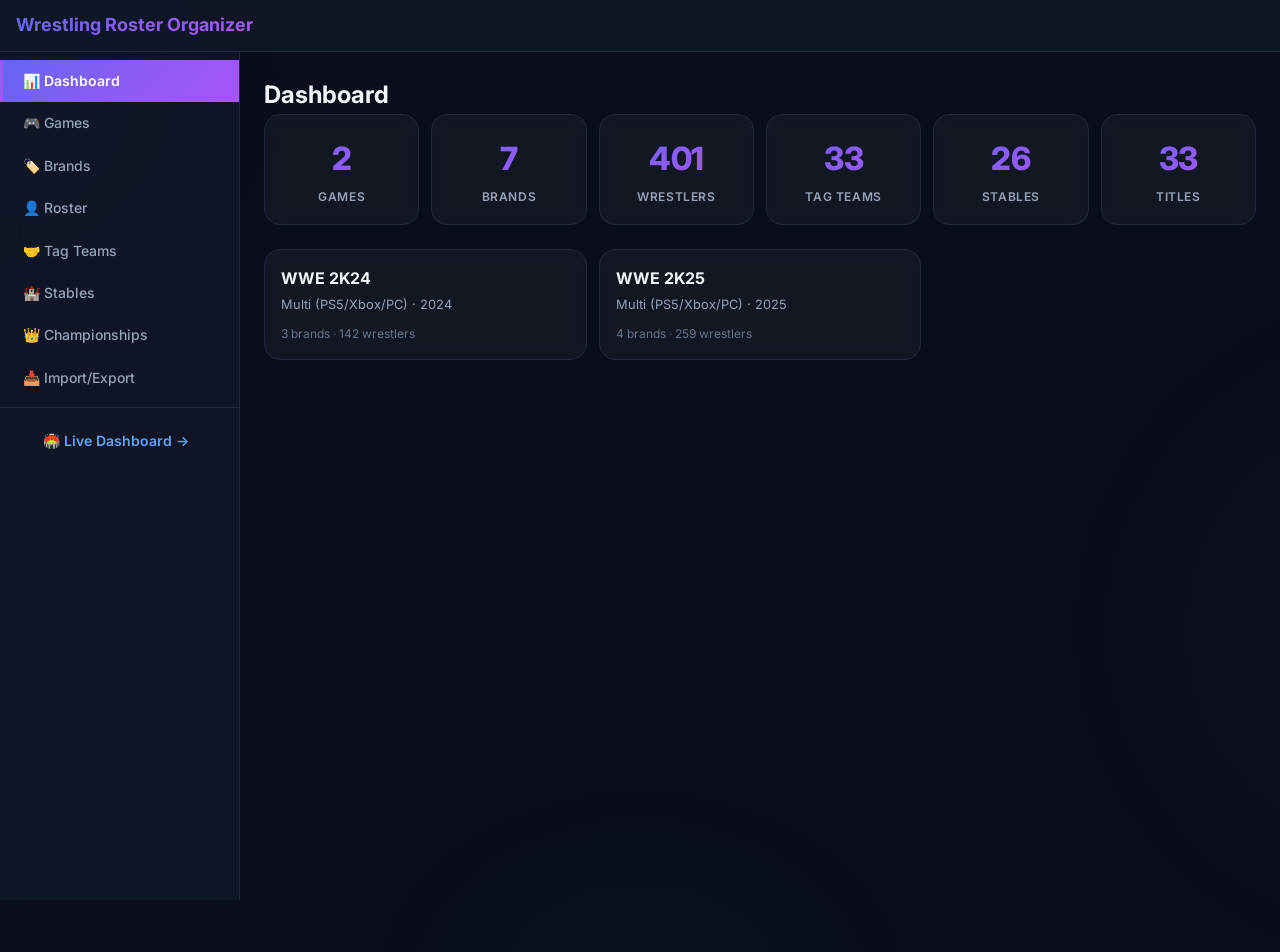
<file: index.html>
<!DOCTYPE html>
<html lang="en">
<head>
<meta charset="UTF-8">
<meta name="viewport" content="width=device-width, initial-scale=1.0, maximum-scale=1.0, user-scalable=no">
<meta name="theme-color" content="#0a0e1a">
<meta name="apple-mobile-web-app-capable" content="yes">
<meta name="mobile-web-app-capable" content="yes">
<!-- Preconnect + Inter font -->
<link rel="preconnect" href="https://fonts.googleapis.com">
<link rel="preconnect" href="https://fonts.gstatic.com" crossorigin>
<link href="https://fonts.googleapis.com/css2?family=Inter:wght@400;500;600;700;800&display=swap" rel="stylesheet">
<title>Wrestling Roster Organizer</title>
<link rel="stylesheet" href="css/style.css?v=5">
</head>
<body>

<!-- ===== TOP NAV ===== -->
<header class="topbar" role="banner">
  <div class="topbar-inner">
    <button class="menu-toggle" id="menuToggle" aria-label="Toggle menu">☰</button>
    <h1 class="app-title">Wrestling Roster Organizer</h1>
  </div>
</header>

<!-- ===== SIDEBAR ===== -->
<nav class="sidebar" id="sidebar" role="navigation" aria-label="Main navigation">
  <ul class="nav-list">
    <li><a href="#dashboard" class="nav-link active" data-view="dashboard">📊 Dashboard</a></li>
    <li><a href="#games" class="nav-link" data-view="games">🎮 Games</a></li>
    <li><a href="#brands" class="nav-link" data-view="brands">🏷️ Brands</a></li>
    <li><a href="#roster" class="nav-link" data-view="roster">👤 Roster</a></li>
    <li><a href="#tag-teams" class="nav-link" data-view="tag-teams">🤝 Tag Teams</a></li>
    <li><a href="#stables" class="nav-link" data-view="stables">🏰 Stables</a></li>
    <li><a href="#championships" class="nav-link" data-view="championships">👑 Championships</a></li>
    <li><a href="#import" class="nav-link" data-view="import">📥 Import/Export</a></li>
  </ul>
  <div class="sidebar-footer">
    <a href="dashboard.html" class="nav-link">🏟️ Live Dashboard →</a>
  </div>
</nav>

<!-- ===== OVERLAY (mobile sidebar) ===== -->
<div class="sidebar-overlay" id="sidebarOverlay"></div>

<!-- ===== LOADING OVERLAY (on first load while seed data extracts) ===== -->
<div class="loading-overlay" id="loadingOverlay">
  <div class="loading-spinner"></div>
  <p class="loading-text" id="loadingText">Loading roster data...</p>
</div>

<!-- ===== MAIN CONTENT ===== -->
<main class="content" id="mainContent" role="main">

  <!-- Loading indicator -->
  <div class="loading" id="loadingIndicator" aria-live="polite">Loading...</div>

  <!-- Dashboard View -->
  <section class="view active" id="view-dashboard">
    <h2>Dashboard</h2>
    <div class="stats-grid" id="dashboardStats"></div>
    <div class="game-list" id="dashboardGames"></div>
  </section>

  <!-- Games View -->
  <section class="view" id="view-games">
    <div class="view-header">
      <h2>Games</h2>
      <button class="btn btn-primary" onclick="showForm('game')">+ New Game</button>
    </div>
    <div class="table-responsive">
      <table class="data-table" id="gamesTable">
        <thead><tr><th>Name</th><th>Platform</th><th>Year</th><th>Brands</th><th>Wrestlers</th><th>Actions</th></tr></thead>
        <tbody id="gamesTableBody"></tbody>
      </table>
    </div>
  </section>

  <!-- Brands View -->
  <section class="view" id="view-brands">
    <div class="view-header">
      <h2>Brands</h2>
      <button class="btn btn-primary" onclick="showForm('brand')">+ New Brand</button>
    </div>
    <div class="table-responsive">
      <table class="data-table" id="brandsTable">
        <thead><tr><th>Name</th><th>Game</th><th>GM</th><th>Status</th><th>Wrestlers</th><th>Titles</th><th>Actions</th></tr></thead>
        <tbody id="brandsTableBody"></tbody>
      </table>
    </div>
  </section>

  <!-- Roster View -->
  <section class="view" id="view-roster">
    <div class="view-header">
      <h2>Roster</h2>
      <button class="btn btn-primary" onclick="showForm('wrestler')">+ Add Wrestler</button>
    </div>
    <div class="filters-bar" id="rosterFilters">
      <select id="filterGame" onchange="app.loadRoster()"><option value="">All Games</option></select>
      <select id="filterBrand" onchange="app.loadRoster()"><option value="">All Brands</option></select>
      <select id="filterAlignment" onchange="app.loadRoster()"><option value="">All Alignments</option>
        <option value="Face">Face</option><option value="Heel">Heel</option><option value="Tweener">Tweener</option>
      </select>
      <select id="filterGender" onchange="app.loadRoster()"><option value="">All Genders</option>
        <option value="Male">Male</option><option value="Female">Female</option>
      </select>
      <select id="filterStatus" onchange="app.loadRoster()"><option value="">All Status</option>
        <option value="Active">Active</option><option value="Injured">Injured</option><option value="Released">Released</option>
      </select>
      <input type="search" id="searchWrestler" placeholder="Search..." oninput="app.loadRoster()">
    </div>
    <div class="table-responsive">
      <table class="data-table" id="rosterTable">
        <thead><tr>
          <th class="sortable" onclick="app.sortRoster('name')">Name ↕</th>
          <th class="sortable" onclick="app.sortRoster('brand_id')">Brand ↕</th>
          <th class="sortable" onclick="app.sortRoster('gender')">Gender ↕</th>
          <th class="sortable" onclick="app.sortRoster('alignment')">Alignment ↕</th>
          <th class="sortable" onclick="app.sortRoster('status')">Status ↕</th>
          <th class="sortable" onclick="app.sortRoster('power')">Rating ↕</th>
          <th>CAW</th><th>W/L</th><th>Actions</th>
        </tr></thead>
        <tbody id="rosterTableBody"></tbody>
      </table>
    </div>
  </section>

  <!-- Tag Teams View -->
  <section class="view" id="view-tag-teams">
    <div class="view-header">
      <h2>Tag Teams</h2>
      <button class="btn btn-primary" onclick="showForm('tag-team')">+ New Tag Team</button>
    </div>
    <div class="table-responsive">
      <table class="data-table" id="tagTeamsTable">
        <thead><tr><th>Name</th><th>Brand</th><th>Member 1</th><th>Member 2</th><th>Alignment</th><th>Status</th><th>W/L</th><th>Actions</th></tr></thead>
        <tbody id="tagTeamsTableBody"></tbody>
      </table>
    </div>
  </section>

  <!-- Stables View -->
  <section class="view" id="view-stables">
    <div class="view-header">
      <h2>Stables</h2>
      <button class="btn btn-primary" onclick="showForm('stable')">+ New Stable</button>
    </div>
    <div class="table-responsive">
      <table class="data-table" id="stablesTable">
        <thead><tr><th>Name</th><th>Brand</th><th>Members</th><th>Status</th><th>Actions</th></tr></thead>
        <tbody id="stablesTableBody"></tbody>
      </table>
    </div>
  </section>

  <!-- Championships View -->
  <section class="view" id="view-championships">
    <div class="view-header">
      <h2>Championships</h2>
      <button class="btn btn-primary" onclick="showForm('championship')">+ New Title</button>
    </div>
    <div class="table-responsive">
      <table class="data-table" id="champsTable">
        <thead><tr><th>Title</th><th>Brand</th><th>Tier</th><th>Champion(s)</th><th>Status</th><th>Actions</th></tr></thead>
        <tbody id="champsTableBody"></tbody>
      </table>
    </div>
  </section>

  <!-- ===== IMPORT / EXPORT VIEW ===== -->
  <section class="view" id="view-import">
    <h2>Import / Export</h2>

    <!-- ── SECTION: EXPORT ── -->
    <div class="card">
      <h3>📥 Export Game Data</h3>
      <p class="card-desc">Download full game data — or just a specific category — as JSON.</p>
      <div class="form-row">
        <select id="exportGameSelect" onchange="app.onExportGameSelect()"><option value="">Select a game...</option></select>
        <div class="btn-group">
          <button class="btn btn-primary" onclick="app.exportAndDownload()" title="Export all data for this game">Full Export</button>
        </div>
      </div>
      <div class="card-subsection" id="exportCategorySection" style="display:none;">
        <select id="exportCategorySelect">
          <option value="">— Export specific category —</option>
          <option value="brands">🏷️ Brands</option>
          <option value="wrestlers">👤 Wrestlers</option>
          <option value="tag-teams">🤝 Tag Teams</option>
          <option value="stables">🏰 Stables</option>
          <option value="championships">👑 Championships</option>
        </select>
        <button class="btn btn-secondary" onclick="app.exportAndDownloadCategory()">Download Category</button>
      </div>
    </div>

    <!-- ── SECTION: FULL GAME IMPORT ── -->
    <div class="card">
      <h3>📤 Import Full Game</h3>
      <p class="card-desc">Upload a previously exported JSON file to restore or clone a complete game with all data.</p>
      <div class="form-row">
        <div class="file-input-wrap">
          <input type="file" id="importFileInput" accept=".json" onchange="app.onImportFileSelect()">
          <span class="file-name" id="importFileName">No file selected</span>
        </div>
        <button class="btn btn-primary" id="importBtn" onclick="app.importGameFromFile()" disabled>📤 Import Game</button>
      </div>
      <div id="importResult" class="import-result"></div>
      <div class="import-preview" id="importPreview" style="display:none;">
        <h4>File Preview</h4>
        <pre id="importPreviewContent"></pre>
      </div>
    </div>

    <!-- ── SECTION: CATEGORY IMPORT ── -->
    <div class="card">
      <h3>📤 Category Import</h3>
      <p class="card-desc">Import data for a single category into an existing game. Perfect for adding wrestlers, titles, or teams from external spreadsheets.</p>
      <div class="form-row">
        <select id="importCategoryGameSelect"><option value="">Select game...</option></select>
        <select id="importCategorySelect">
          <option value="">— Category —</option>
          <option value="brands">🏷️ Brands</option>
          <option value="wrestlers">👤 Wrestlers</option>
          <option value="tag-teams">🤝 Tag Teams</option>
          <option value="stables">🏰 Stables</option>
          <option value="championships">👑 Championships</option>
        </select>
        <div class="file-input-wrap">
          <input type="file" id="importCategoryFileInput" accept=".json" onchange="app.onCategoryFileSelect()">
          <span class="file-name" id="catFileName">No file selected</span>
        </div>
        <button class="btn btn-primary" id="importCategoryBtn" onclick="app.importCategoryFromFile()" disabled>📤 Import</button>
      </div>
      <div id="catImportResult" class="import-result"></div>
    </div>

    <!-- ── SECTION: SAMPLE TEMPLATES ── -->
    <div class="card">
      <h3>📋 Sample Import Templates</h3>
      <p class="card-desc">Download ready-to-use JSON templates for each category. Fill them out externally and import via the sections above.</p>
      <div class="sample-grid">
        <button class="sample-btn" onclick="app.downloadSample('full-game')">
          <span class="sample-icon">📦</span>
          <span class="sample-label">Full Game</span>
          <span class="sample-desc">Complete game with brands, wrestlers, teams, titles</span>
        </button>
        <button class="sample-btn" onclick="app.downloadSample('brands')">
          <span class="sample-icon">🏷️</span>
          <span class="sample-label">Brands</span>
          <span class="sample-desc">Show/split definitions with colors</span>
        </button>
        <button class="sample-btn" onclick="app.downloadSample('wrestlers')">
          <span class="sample-icon">👤</span>
          <span class="sample-label">Wrestlers</span>
          <span class="sample-desc">Roster members with ratings and details</span>
        </button>
        <button class="sample-btn" onclick="app.downloadSample('tag-teams')">
          <span class="sample-icon">🤝</span>
          <span class="sample-label">Tag Teams</span>
          <span class="sample-desc">Tag team pairings</span>
        </button>
        <button class="sample-btn" onclick="app.downloadSample('stables')">
          <span class="sample-icon">🏰</span>
          <span class="sample-label">Stables</span>
          <span class="sample-desc">Factions with multiple members</span>
        </button>
        <button class="sample-btn" onclick="app.downloadSample('championships')">
          <span class="sample-icon">👑</span>
          <span class="sample-label">Championships</span>
          <span class="sample-desc">Title belts with holders and tiers</span>
        </button>
      </div>
    </div>

    <!-- ── SECTION: DATABASE INFO ── -->
    <div class="card">
      <h3>🔧 Database Status</h3>
      <div id="dbInfoContent">
        <button class="btn btn-secondary" onclick="app.refreshDbInfo()">Refresh Status</button>
      </div>
    </div>

  </section>

</main>

<!-- ===== MODAL ===== -->
<div class="modal-overlay" id="modalOverlay" onclick="closeForm()"></div>
<div class="modal" id="modal" role="dialog" aria-labelledby="modalTitle">
  <div class="modal-header">
    <h3 id="modalTitle">Form</h3>
    <button class="modal-close" onclick="closeForm()" aria-label="Close">&times;</button>
  </div>
  <div class="modal-body" id="modalBody"></div>
</div>

<!-- ===== SCRIPTS ===== -->
<script src="js/store.js?v=4"></script>
<script src="js/app.js?v=4"></script>
</body>
</html>
</file>
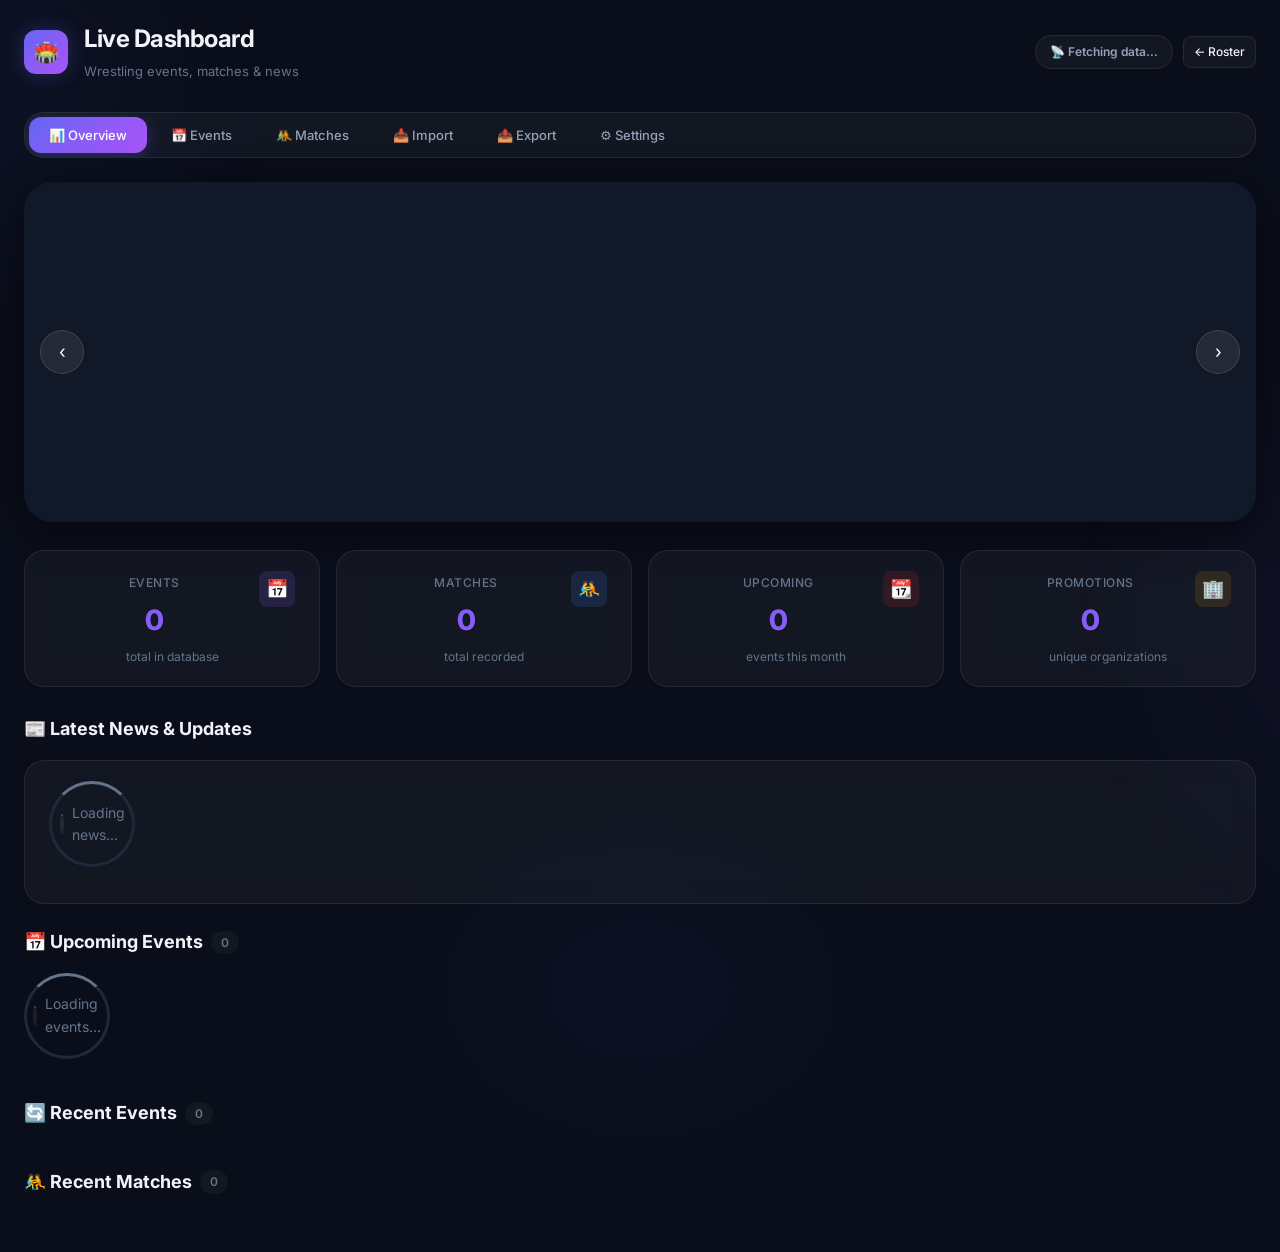
<file: dashboard.html>
<!DOCTYPE html>
<html lang="en">
<head>
<meta charset="UTF-8">
<meta name="viewport" content="width=device-width, initial-scale=1.0, user-scalable=yes">
<!-- Preconnect + Inter font -->
<link rel="preconnect" href="https://fonts.googleapis.com">
<link rel="preconnect" href="https://fonts.gstatic.com" crossorigin>
<link href="https://fonts.googleapis.com/css2?family=Inter:wght@400;500;600;700;800&display=swap" rel="stylesheet">
<title>🏟️ Live Dashboard — Wrestling Dashboard</title>
<link rel="stylesheet" href="css/style.css?v=5">
<link rel="stylesheet" href="css/dashboard.css?v=5">
</head>
<body>
<div class="dashboard-wrapper">

  <!-- ── Header ── -->
  <header class="dash-header">
    <div class="dash-header-left">
      <div class="dash-logo">🏟️</div>
      <div>
        <h1>Live Dashboard</h1>
        <span class="subtitle">Wrestling events, matches & news</span>
      </div>
    </div>
    <div class="dash-header-right">
      <span class="header-badge" id="cacheStatus">Auto-loading...</span>
      <a href="index.html" class="btn btn-sm">← Roster</a>
    </div>
  </header>

  <!-- ── Navigation Tabs ── -->
  <nav class="dash-nav" id="dashNav">
    <button class="dash-nav-btn active" data-section="overview">📊 Overview</button>
    <button class="dash-nav-btn" data-section="events">📅 Events</button>
    <button class="dash-nav-btn" data-section="matches">🤼 Matches</button>
    <button class="dash-nav-btn" data-section="import">📥 Import</button>
    <button class="dash-nav-btn" data-section="export">📤 Export</button>
    <button class="dash-nav-btn" data-section="settings">⚙️ Settings</button>
  </nav>

  <!-- ── Hero / Carousel ── -->
  <section class="hero-section" id="heroSection">
    <div class="carousel-container" id="carouselContainer">
      <div class="carousel-track" id="carouselTrack">
        <!-- Slides injected by JS -->
      </div>
      <button class="carousel-arrow prev" id="carouselPrev" onclick="carousel.prev()">‹</button>
      <button class="carousel-arrow next" id="carouselNext" onclick="carousel.next()">›</button>
      <div class="carousel-dots" id="carouselDots"></div>
    </div>
  </section>

  <!-- ── Stats Grid ── -->
  <section class="stats-grid" id="statsGrid">
    <div class="stat-card">
      <div class="stat-icon purple">📅</div>
      <div class="stat-label">Events</div>
      <div class="stat-value" id="statEvents">0</div>
      <div class="stat-sub" id="statEventsSub">total in database</div>
    </div>
    <div class="stat-card">
      <div class="stat-icon blue">🤼</div>
      <div class="stat-label">Matches</div>
      <div class="stat-value" id="statMatches">0</div>
      <div class="stat-sub" id="statMatchesSub">total recorded</div>
    </div>
    <div class="stat-card">
      <div class="stat-icon red">📆</div>
      <div class="stat-label">Upcoming</div>
      <div class="stat-value" id="statUpcoming">0</div>
      <div class="stat-sub" id="statUpcomingSub">events this month</div>
    </div>
    <div class="stat-card">
      <div class="stat-icon yellow">🏢</div>
      <div class="stat-label">Promotions</div>
      <div class="stat-value" id="statPromotions">0</div>
      <div class="stat-sub" id="statPromotionsSub">unique organizations</div>
    </div>
  </section>

  <!-- ── Overview Section ── -->
  <section class="dash-content active" id="section-overview">
    <div class="section-title">📰 Latest News & Updates</div>
    <div id="newsFeed" class="card-grid" style="grid-template-columns:1fr;">
      <div class="dash-card"><div class="loading-spinner"><div class="spinner"></div> Loading news...</div></div>
    </div>

    <div class="section-title" style="margin-top:24px;">📅 Upcoming Events <span class="count-badge" id="upcomingCount">0</span></div>
    <div id="upcomingEvents" class="card-grid">
      <div class="loading-spinner"><div class="spinner"></div> Loading events...</div>
    </div>

    <div class="section-title" style="margin-top:24px;">🔄 Recent Events <span class="count-badge" id="recentCount">0</span></div>
    <div id="recentEvents" class="card-grid" style="grid-template-columns:repeat(auto-fill, minmax(280px, 1fr));"></div>

    <div class="section-title" style="margin-top:24px;">🤼 Recent Matches <span class="count-badge" id="recentMatchCount">0</span></div>
    <div id="recentMatches" class="card-grid" style="grid-template-columns:repeat(auto-fill, minmax(300px, 1fr));"></div>
  </section>

  <!-- ── Events Section ── -->
  <section class="dash-content" id="section-events">
    <div class="section-title">📅 All Events <span class="count-badge" id="allEventsCount">0</span></div>
    <div class="search-bar">
      <input type="search" class="search-input" id="searchEvent" placeholder="Search events..." oninput="renderEvents()">
      <select class="filter-select" id="filterPromotion" onchange="renderEvents()"><option value="">All Promotions</option></select>
      <button class="btn btn-primary" onclick="showEventForm(null)">➕ Add Event</button>
    </div>
    <div id="eventsList" class="card-grid"></div>
  </section>

  <!-- ── Matches Section ── -->
  <section class="dash-content" id="section-matches">
    <div class="section-title">🤼 All Matches <span class="count-badge" id="allMatchesCount">0</span></div>
    <div class="search-bar">
      <input type="search" class="search-input" id="searchMatch" placeholder="Search wrestlers..." oninput="renderMatches()">
      <select class="filter-select" id="filterPromotionMatch" onchange="renderMatches()"><option value="">All Promotions</option></select>
      <select class="filter-select" id="filterMatchType" onchange="renderMatches()"><option value="">All Types</option></select>
      <button class="btn btn-primary" onclick="showMatchForm(null)">➕ Add Match</button>
    </div>
    <div id="matchesList" class="card-grid"></div>
  </section>

  <!-- ── Import Section ── -->
  <section class="dash-content" id="section-import">
    <div class="section-title">📥 Import Data</div>
    <p style="color:var(--text-muted);font-size:14px;margin-bottom:20px;">
      Import events by name from Cagematch.net (via cors.sh proxy + DOMParser — zero API keys needed). Or upload a JSON or CSV file.
    </p>
    <div class="card-grid" style="grid-template-columns:repeat(auto-fit, minmax(300px, 1fr));">
      <div class="dash-card">
        <div class="dash-card-header"><div class="dash-card-title">🏟️ Cagematch.net</div></div>
        <p style="color:var(--text-secondary);font-size:13px;margin-bottom:12px;">Search Cagematch for an event by name. Uses free cors.sh proxy — no API key required.</p>
        <div class="form-group">
          <label>Event name to import</label>
          <input type="text" class="form-input" id="cagematchQuery" placeholder="e.g. SummerSlam 2026, WrestleMania XL">
        </div>
        <button class="btn btn-primary" onclick="importCagematch()">🔍 Search & Import</button>
        <div id="cagematchResults" class="import-results" style="margin-top:10px;"></div>
      </div>
      <div class="dash-card">
        <div class="dash-card-header"><div class="dash-card-title">📁 Import from File</div></div>
        <p style="color:var(--text-secondary);font-size:13px;margin-bottom:12px;">Upload a JSON or CSV file. CSV files open directly in Excel/Sheets. Export from this dashboard to get the right format.</p>
        <input type="file" id="fileImport" accept=".json,.csv" onchange="importFromFile(event)" style="margin-bottom:10px;">
        <div id="fileImportResults" class="import-results"></div>
      </div>
    </div>
  </section>

  <!-- ── Export Section ── -->
  <section class="dash-content" id="section-export">
    <div class="section-title">📤 Export Data</div>
    <p style="color:var(--text-muted);font-size:14px;margin-bottom:20px;">
      Export in JSON (full data) or CSV (spreadsheet-compatible). Rows open directly in Excel, Google Sheets, or LibreOffice.
    </p>
    <div style="display:flex;gap:10px;flex-wrap:wrap;margin-bottom:8px;">
      <button class="btn btn-primary" onclick="exportAll()">📦 Export All</button>
      <button class="btn" onclick="exportEvents()">📅 Events Only</button>
      <button class="btn" onclick="exportMatches()">🤼 Matches Only</button>
    </div>
    <div id="exportPreview" style="display:none;" class="dash-card">
      <div class="dash-card-header"><div class="dash-card-title">Preview <span style="font-weight:400;color:var(--text-muted);font-size:12px;margin-left:8px;">(copy or download)</span></div></div>
      <!-- CSV Preview -->
      <div id="exportCsv"></div>
      <!-- Download buttons -->
      <div style="display:flex;gap:8px;flex-wrap:wrap;margin:12px 0;">
        <button class="btn btn-primary btn-sm" onclick="downloadExportCSV('events')">📥 Download Events CSV</button>
        <button class="btn btn-primary btn-sm" onclick="downloadExportCSV('matches')">📥 Download Matches CSV</button>
        <button class="btn btn-sm" onclick="downloadExportJSON()">⬇️ Download JSON</button>
      </div>
      <!-- Raw JSON preview (collapsed) -->
      <details style="margin-top:8px;">
        <summary style="cursor:pointer;color:var(--text-muted);font-size:13px;">📄 Raw JSON</summary>
        <pre id="exportJson" style="background:var(--bg-primary);padding:16px;border-radius:8px;overflow-x:auto;font-size:12px;line-height:1.6;margin:8px 0;max-height:300px;overflow-y:auto;"></pre>
      </details>
    </div>
  </section>

  <!-- ── Settings Section ── -->
  <section class="dash-content" id="section-settings">
    <div class="section-title">⚙️ Settings</div>
    <div class="card-grid" style="grid-template-columns:repeat(auto-fit, minmax(300px, 1fr));">
      <div class="dash-card">
        <div class="settings-group">
          <h3>💾 Data Management</h3>
          <p>Clear all imported events and matches. Roster data is unaffected.</p>
          <button class="btn btn-danger" onclick="if(confirm('Delete ALL event and match data? This cannot be undone.')) clearAllData()">🗑️ Clear All Data</button>
        </div>
        <div class="settings-group" style="margin-top:16px;">
          <h3>🔄 Auto-Population</h3>
          <p>Re-fetch upcoming events from Wikipedia and seed data.</p>
          <button class="btn btn-primary" onclick="manualRefresh()">🔄 Refresh Now</button>
        </div>
      </div>
    </div>
  </section>
</div>

<!-- ── Modal ── -->
<div class="modal-overlay" id="modalOverlay" onclick="if(event.target===this)closeDashboardForm()">
  <div class="modal" id="modal">
    <div class="modal-header">
      <h3 id="modalTitle">Title</h3>
      <button class="modal-close" onclick="closeDashboardForm()">&times;</button>
    </div>
    <div class="modal-body" id="modalBody"></div>
  </div>
</div>

<!-- ── Event Detail Modal ── -->
<div class="detail-overlay" id="detailOverlay" onclick="if(event.target===this)closeEventDetail()">
  <div class="detail-modal" id="detailModal">
    <button class="detail-close" onclick="closeEventDetail()">&times;</button>
    <div id="detailContent">
      <div class="loading-spinner" style="padding:60px;"><div class="spinner"></div><p style="margin-top:16px;color:var(--text-muted);">Loading event details...</p></div>
    </div>
  </div>
</div>

<!-- ── Toast Container ── -->
<div class="toast-container" id="toastContainer"></div>

<script src="js/store.js?v=6"></script>
<script src="js/dashboard-store.js?v=6"></script>
<script src="js/native-scraper.js?v=1"></script>
<script src="js/dashboard-app.js?v=6"></script>
</body>
</html>
</file>
<file: css/style.css>
/* ── Wrestling Roster Organizer — Modern Design System ── */
/* v1.1 — Glassmorphism, gradients, animations          */

/* ── CSS Variables ── */
:root {
  --bg-primary: #0a0e1a;
  --bg-secondary: #111827;
  --bg-tertiary: #1e293b;
  --bg-hover: #334155;
  --bg-glass: rgba(255, 255, 255, 0.04);
  --bg-glass-hover: rgba(255, 255, 255, 0.08);
  --border: #1e293b;
  --border-light: #334155;
  --text-primary: #f1f5f9;
  --text-secondary: #94a3b8;
  --text-muted: #64748b;
  --accent-blue: #60a5fa;
  --accent-green: #4ade80;
  --accent-red: #f87171;
  --accent-orange: #fbbf24;
  --accent-purple: #a78bfa;
  --accent-gradient: linear-gradient(135deg, #6366f1, #8b5cf6, #a855f7);
  --accent-gradient-2: linear-gradient(135deg, #3b82f6, #8b5cf6);
  --face-color: #60a5fa;
  --heel-color: #f87171;
  --tweener-color: #a78bfa;
  --sidebar-width: 240px;
  --topbar-height: 52px;
  --radius-sm: 6px;
  --radius-md: 10px;
  --radius-lg: 16px;
  --shadow: 0 1px 3px rgba(0,0,0,0.3);
  --shadow-lg: 0 8px 32px rgba(0,0,0,0.5);
  --shadow-glow: 0 0 30px rgba(99, 102, 241, 0.1);
  --transition: 0.2s ease;
}

/* ── Animated Background ── */
body::before {
  content: '';
  position: fixed;
  top: -50vh; left: -50vw;
  width: 200vw; height: 200vh;
  background:
    radial-gradient(ellipse 600px 400px at 20% 30%, rgba(99,102,241,0.05) 0%, transparent 70%),
    radial-gradient(ellipse 500px 500px at 80% 60%, rgba(139,92,246,0.04) 0%, transparent 70%),
    radial-gradient(ellipse 400px 300px at 50% 80%, rgba(59,130,246,0.03) 0%, transparent 70%);
  pointer-events: none;
  z-index: 0;
}

/* ── Scrollbar ── */
::-webkit-scrollbar { width: 6px; }
::-webkit-scrollbar-track { background: transparent; }
::-webkit-scrollbar-thumb { background: var(--border); border-radius: 3px; }
::-webkit-scrollbar-thumb:hover { background: var(--text-muted); }

/* ── Reset ── */
*, *::before, *::after { box-sizing: border-box; margin: 0; padding: 0; }
html { font-size: 16px; -webkit-text-size-adjust: 100%; }
body {
  font-family: 'Inter', -apple-system, BlinkMacSystemFont, "Segoe UI", Roboto, "Noto Sans", Ubuntu, Cantarell, sans-serif;
  background: var(--bg-primary);
  color: var(--text-primary);
  line-height: 1.6;
  min-height: 100vh;
  overflow-x: hidden;
}
a { color: var(--accent-blue); text-decoration: none; }
a:hover { text-decoration: underline; }
img { max-width: 100%; display: block; }
button { cursor: pointer; font-family: inherit; }
input, select, textarea {
  font-family: inherit;
  font-size: 0.875rem;
}

/* ── Top Bar ── */
.topbar {
  position: fixed;
  top: 0; left: 0; right: 0;
  height: var(--topbar-height);
  background: rgba(17, 24, 39, 0.85);
  backdrop-filter: blur(16px);
  -webkit-backdrop-filter: blur(16px);
  border-bottom: 1px solid var(--border);
  display: flex;
  align-items: center;
  z-index: 100;
  padding: 0 16px;
}
.topbar-inner {
  display: flex;
  align-items: center;
  gap: 12px;
  width: 100%;
}
.app-title {
  font-size: 1.125rem;
  font-weight: 700;
  white-space: nowrap;
  overflow: hidden;
  text-overflow: ellipsis;
  background: var(--accent-gradient);
  -webkit-background-clip: text;
  -webkit-text-fill-color: transparent;
  background-clip: text;
}
.menu-toggle {
  background: none;
  border: none;
  color: var(--text-primary);
  font-size: 1.25rem;
  padding: 4px 8px;
  border-radius: var(--radius-sm);
  display: none;
}
.menu-toggle:hover { background: var(--bg-glass-hover); }

/* ── Sidebar ── */
.sidebar {
  position: fixed;
  top: var(--topbar-height);
  left: 0;
  bottom: 0;
  width: var(--sidebar-width);
  background: rgba(17, 24, 39, 0.8);
  backdrop-filter: blur(12px);
  -webkit-backdrop-filter: blur(12px);
  border-right: 1px solid var(--border);
  overflow-y: auto;
  z-index: 90;
  transition: transform var(--transition);
}
.nav-list { list-style: none; padding: 8px 0; }
.sidebar-footer {
  padding: 12px 20px;
  border-top: 1px solid var(--border);
  margin-top: auto;
}
.sidebar-footer .nav-link {
  color: var(--accent-blue);
  font-weight: 600;
}
.nav-link {
  display: flex;
  align-items: center;
  gap: 10px;
  padding: 10px 20px;
  color: var(--text-secondary);
  font-size: 0.875rem;
  font-weight: 500;
  transition: all var(--transition);
  border-left: 3px solid transparent;
}
.nav-link:hover {
  color: var(--text-primary);
  background: var(--bg-glass-hover);
  text-decoration: none;
}
.nav-link.active {
  color: #fff;
  background: var(--accent-gradient);
  border-left-color: transparent;
  font-weight: 600;
}
.sidebar-overlay {
  display: none;
  position: fixed;
  inset: 0;
  background: rgba(0,0,0,0.5);
  z-index: 89;
}

/* ── Main Content ── */
.content {
  margin-left: var(--sidebar-width);
  margin-top: var(--topbar-height);
  padding: 24px;
  min-height: calc(100vh - var(--topbar-height));
}

/* ── Views ── */
.view { display: none; }
.view.active { display: block; }
.view-header {
  display: flex;
  align-items: center;
  justify-content: space-between;
  margin-bottom: 20px;
  flex-wrap: wrap;
  gap: 12px;
}
.view-header h2 { font-size: 1.5rem; font-weight: 600; }

/* ── Loading ── */
.loading {
  display: none;
  text-align: center;
  padding: 40px;
  color: var(--text-muted);
  font-size: 0.875rem;
}

/* ── Stats Grid ── */
.stats-grid {
  display: grid;
  grid-template-columns: repeat(auto-fill, minmax(140px, 1fr));
  gap: 12px;
  margin-bottom: 24px;
}
.stat-card {
  background: var(--bg-glass);
  border: 1px solid var(--border);
  border-radius: var(--radius-lg);
  padding: 18px 16px;
  text-align: center;
  backdrop-filter: blur(8px);
  transition: all 0.3s;
}
.stat-card:hover { background: var(--bg-glass-hover); transform: translateY(-2px); box-shadow: var(--shadow-glow); }
.stat-value { font-size: 2rem; font-weight: 800; background: var(--accent-gradient); -webkit-background-clip: text; -webkit-text-fill-color: transparent; background-clip: text; letter-spacing: -0.5px; }
.stat-label { font-size: 0.75rem; color: var(--text-secondary); text-transform: uppercase; letter-spacing: 0.05em; margin-top: 2px; font-weight: 600; }

/* ── Game Cards ── */
.game-list { display: grid; grid-template-columns: repeat(auto-fill, minmax(260px, 1fr)); gap: 12px; }
.game-card {
  background: var(--bg-glass);
  border: 1px solid var(--border);
  border-radius: var(--radius-lg);
  padding: 16px;
  cursor: pointer;
  transition: all var(--transition);
  backdrop-filter: blur(8px);
}
.game-card:hover { border-color: var(--accent-purple); background: var(--bg-glass-hover); transform: translateY(-3px); box-shadow: var(--shadow-glow); }
.game-card-name { font-weight: 700; font-size: 1rem; margin-bottom: 4px; }
.game-card-meta { font-size: 0.8rem; color: var(--text-secondary); margin-bottom: 8px; }
.game-card-counts { font-size: 0.75rem; color: var(--text-muted); }

/* ── Data Table ── */
.table-responsive {
  overflow-x: auto;
  -webkit-overflow-scrolling: touch;
}
.data-table {
  width: 100%;
  border-collapse: collapse;
  font-size: 0.875rem;
}
.data-table th {
  background: var(--bg-glass);
  padding: 10px 12px;
  text-align: left;
  font-weight: 700;
  font-size: 0.7rem;
  text-transform: uppercase;
  letter-spacing: 0.08em;
  color: var(--text-secondary);
  border-bottom: 1px solid var(--border);
  white-space: nowrap;
}
.data-table th.sortable { cursor: pointer; user-select: none; }
.data-table th.sortable:hover { color: var(--accent-blue); }
.data-table td {
  padding: 10px 12px;
  border-bottom: 1px solid var(--border-light);
  vertical-align: middle;
}
.data-table tr:hover td { background: var(--bg-tertiary); }
.actions-cell {
  white-space: nowrap;
  text-align: right;
}

/* ── Filters Bar ── */
.filters-bar {
  display: flex;
  gap: 10px;
  flex-wrap: wrap;
  margin-bottom: 16px;
  padding: 14px;
  background: var(--bg-glass);
  border: 1px solid var(--border);
  border-radius: var(--radius-lg);
  backdrop-filter: blur(8px);
}
.filters-bar select,
.filters-bar input[type="search"] {
  background: var(--bg-primary);
  border: 1px solid var(--border);
  color: var(--text-primary);
  padding: 8px 12px;
  border-radius: var(--radius-sm);
  font-size: 0.8rem;
  min-width: 120px;
  flex: 1;
}
.filters-bar select { min-width: 100px; }
.filters-bar input[type="search"] { min-width: 160px; }

/* ── Buttons ── */
.btn {
  display: inline-flex;
  align-items: center;
  gap: 6px;
  padding: 8px 16px;
  border-radius: var(--radius-sm);
  font-size: 0.875rem;
  font-weight: 500;
  border: 1px solid transparent;
  transition: all var(--transition);
  white-space: nowrap;
}
.btn-primary {
  background: #238636;
  color: #fff;
  border-color: rgba(240,246,252,0.1);
}
.btn-primary:hover { background: #2ea043; }
.btn-secondary {
  background: var(--bg-tertiary);
  color: var(--text-primary);
  border-color: var(--border);
}
.btn-secondary:hover { background: var(--bg-hover); }
.btn-sm { padding: 4px 8px; font-size: 0.8rem; }
.btn-edit { background: transparent; border: 1px solid var(--border); color: var(--text-secondary); }
.btn-edit:hover { color: var(--accent-blue); border-color: var(--accent-blue); }
.btn-del { background: transparent; border: 1px solid var(--border); color: var(--text-secondary); }
.btn-del:hover { color: var(--accent-red); border-color: var(--accent-red); }

/* ── Badges ── */
.badge {
  display: inline-block;
  padding: 2px 8px;
  border-radius: 20px;
  font-size: 0.7rem;
  font-weight: 600;
  text-transform: uppercase;
  letter-spacing: 0.05em;
}
.badge-face { background: rgba(88,166,255,0.15); color: var(--face-color); }
.badge-heel { background: rgba(248,81,73,0.15); color: var(--heel-color); }
.badge-tweener { background: rgba(188,140,255,0.15); color: var(--tweener-color); }
.badge-active { background: rgba(63,185,80,0.15); color: var(--accent-green); }
.badge-injured { background: rgba(210,153,34,0.15); color: var(--accent-orange); }
.badge-released, .badge-inactive, .badge-disbanded { background: rgba(139,148,158,0.15); color: var(--text-secondary); }
.badge-returning { background: rgba(88,166,255,0.15); color: var(--accent-blue); }
.badge-vacant { background: rgba(248,81,73,0.15); color: var(--accent-red); }
.badge-tier {
  background: rgba(188,140,255,0.15);
  color: var(--accent-purple);
}
.badge-archived { background: rgba(110,118,129,0.15); color: var(--text-muted); }

/* ── Power Bar ── */
.power-bar {
  display: flex;
  align-items: center;
  gap: 6px;
  min-width: 80px;
}
.power-fill {
  height: 6px;
  background: var(--accent-blue);
  border-radius: 3px;
  transition: width var(--transition);
}
.power-bar span { font-size: 0.75rem; color: var(--text-secondary); min-width: 24px; }

/* ── Color Dot ── */
.color-dot { display: inline-block; width: 10px; height: 10px; border-radius: 50%; margin-right: 6px; vertical-align: middle; }

/* ── Card ── */
.card {
  background: var(--bg-glass);
  border: 1px solid var(--border);
  border-radius: var(--radius-lg);
  padding: 20px;
  margin-bottom: 16px;
  backdrop-filter: blur(8px);
}
.card h3 { font-size: 1rem; margin-bottom: 12px; }
.card p { font-size: 0.85rem; color: var(--text-secondary); margin-bottom: 12px; }

/* ── Form Row (for import/export) ── */
.form-row {
  display: flex;
  gap: 8px;
  align-items: center;
  flex-wrap: wrap;
}
.form-row select, .form-row input[type="file"] {
  background: var(--bg-primary);
  border: 1px solid var(--border);
  color: var(--text-primary);
  padding: 8px 12px;
  border-radius: var(--radius-sm);
  flex: 1;
  min-width: 200px;
}

/* ── Import Result ── */
.import-result { margin-top: 12px; }
.alert {
  padding: 10px 14px;
  border-radius: var(--radius-sm);
  font-size: 0.85rem;
  margin-bottom: 8px;
}
.alert-success { background: rgba(63,185,80,0.1); border: 1px solid var(--accent-green); color: var(--accent-green); }
.alert-warning { background: rgba(210,153,34,0.1); border: 1px solid var(--accent-orange); color: var(--accent-orange); }

/* ===== LOADING OVERLAY ===== */
.loading-overlay {
  position: fixed; top: 0; left: 0; width: 100%; height: 100%;
  background: var(--bg-primary); z-index: 10000;
  display: flex; flex-direction: column;
  align-items: center; justify-content: center;
  transition: opacity .4s;
}
.loading-spinner {
  width: 40px; height: 40px; border: 3px solid var(--border);
  border-top-color: var(--accent); border-radius: 50%;
  animation: spin .8s linear infinite; margin-bottom: 16px;
}
@keyframes spin { to { transform: rotate(360deg); } }
.loading-text { color: var(--text-secondary); font-size: 14px; }

/* ── Toast ── */
.toast {
  position: fixed;
  bottom: 24px;
  left: 50%;
  transform: translateX(-50%) translateY(100px);
  background: rgba(30, 41, 59, 0.9);
  backdrop-filter: blur(12px);
  -webkit-backdrop-filter: blur(12px);
  color: var(--text-primary);
  padding: 10px 20px;
  border-radius: var(--radius-md);
  border: 1px solid var(--border);
  box-shadow: var(--shadow-lg);
  font-size: 0.85rem;
  z-index: 200;
  opacity: 0;
  transition: all 0.3s ease;
  pointer-events: none;
}
.toast.show {
  opacity: 1;
  transform: translateX(-50%) translateY(0);
}

/* ── Empty State ── */
.empty-state {
  text-align: center;
  padding: 40px 32px;
  color: var(--text-muted);
  font-size: 0.875rem;
  border: 1px dashed var(--border);
  border-radius: var(--radius-lg);
  background: var(--bg-glass);
  backdrop-filter: blur(8px);
}
.empty-state a { color: var(--accent-blue); cursor: pointer; }
.empty-state .icon { font-size: 2.5rem; margin-bottom: 12px; }

/* ── Modal ── */
.modal-overlay {
  display: none;
  position: fixed;
  inset: 0;
  background: rgba(0,0,0,0.6);
  backdrop-filter: blur(4px);
  -webkit-backdrop-filter: blur(4px);
  z-index: 300;
}
.modal-overlay.show { display: block; }

.modal {
  display: none;
  position: fixed;
  top: 50%;
  left: 50%;
  transform: translate(-50%, -50%);
  width: 90%;
  max-width: 520px;
  max-height: 85vh;
  background: rgba(17, 24, 39, 0.95);
  backdrop-filter: blur(16px);
  -webkit-backdrop-filter: blur(16px);
  border: 1px solid var(--border);
  border-radius: var(--radius-lg);
  box-shadow: var(--shadow-lg), var(--shadow-glow);
  z-index: 301;
  overflow: hidden;
}
.modal.show { display: flex; flex-direction: column; }

.modal-header {
  display: flex;
  align-items: center;
  justify-content: space-between;
  padding: 16px 20px;
  border-bottom: 1px solid var(--border);
}
.modal-header h3 { font-size: 1.125rem; font-weight: 600; }
.modal-close {
  background: none;
  border: none;
  color: var(--text-secondary);
  font-size: 1.5rem;
  line-height: 1;
  padding: 4px;
  border-radius: 4px;
}
.modal-close:hover { color: var(--text-primary); background: var(--bg-glass-hover); }

.modal-body {
  padding: 20px;
  overflow-y: auto;
  flex: 1;
}

/* ── Forms ── */
.form-group {
  margin-bottom: 14px;
}
.form-group label {
  display: block;
  font-size: 0.8rem;
  font-weight: 600;
  color: var(--text-secondary);
  margin-bottom: 4px;
  text-transform: uppercase;
  letter-spacing: 0.03em;
}
.form-group input[type="text"],
.form-group input[type="number"],
.form-group textarea,
.form-group select {
  width: 100%;
  background: var(--bg-primary);
  border: 1px solid var(--border);
  color: var(--text-primary);
  padding: 8px 12px;
  border-radius: var(--radius-sm);
  font-size: 0.875rem;
}
.form-group textarea { min-height: 60px; resize: vertical; }
.form-group input[type="checkbox"] {
  width: 18px;
  height: 18px;
  accent-color: var(--accent-blue);
}
.checkbox-label {
  display: inline-flex;
  align-items: center;
  gap: 8px;
  font-size: 0.875rem;
  color: var(--text-primary);
  cursor: pointer;
}
.required-star {
  color: var(--accent-red);
  font-weight: 700;
}
.form-group input[type="range"] {
  width: 100%;
  accent-color: var(--accent-blue);
}
.form-group select[multiple] {
  min-height: 120px;
}
.form-group .field-hint {
  display: block;
  font-size: 0.75rem;
  color: var(--text-muted);
  margin-top: 2px;
}
.range-wrap {
  display: flex;
  align-items: center;
  gap: 10px;
}
.range-value {
  min-width: 28px;
  font-weight: 700;
  color: var(--accent-blue);
}
.form-actions {
  display: flex;
  gap: 8px;
  justify-content: flex-end;
  margin-top: 20px;
  padding-top: 16px;
  border-top: 1px solid var(--border-light);
}

/* ── Mobile Responsive ── */
@media (max-width: 768px) {
  .menu-toggle { display: block; }
  .sidebar {
    transform: translateX(-100%);
  }
  .sidebar-open .sidebar {
    transform: translateX(0);
  }
  .sidebar-open .sidebar-overlay {
    display: block;
  }
  .content {
    margin-left: 0;
    padding: 16px;
  }
  .stats-grid {
    grid-template-columns: repeat(2, 1fr);
  }
  .filters-bar {
    flex-direction: column;
  }
  .filters-bar select,
  .filters-bar input[type="search"] {
    width: 100%;
    min-width: 0;
  }
  .view-header {
    flex-direction: column;
    align-items: flex-start;
  }
  .modal {
    width: 95%;
    max-height: 90vh;
  }
  .data-table th, .data-table td {
    padding: 8px 8px;
    font-size: 0.8rem;
  }
}

@media (max-width: 480px) {
  .stats-grid {
    grid-template-columns: repeat(2, 1fr);
    gap: 8px;
  }
  .stat-card { padding: 12px; }
  .stat-value { font-size: 1.5rem; }
  .game-list {
    grid-template-columns: 1fr;
  }
  .content { padding: 12px; }
}

/* ── Import / Export Styles ── */
.card-desc {
  font-size: 0.85rem;
  color: var(--text-secondary);
  margin-bottom: 16px;
}

.form-row {
  display: flex;
  gap: 10px;
  align-items: center;
  flex-wrap: wrap;
  margin-bottom: 10px;
}

.form-row select,
.form-row input[type="file"] { flex: 1; min-width: 140px; }

.card-subsection {
  display: flex;
  gap: 10px;
  align-items: center;
  margin-top: 10px;
  padding-top: 10px;
  border-top: 1px solid var(--border);
  flex-wrap: wrap;
}

.btn-group {
  display: flex;
  gap: 6px;
  flex-wrap: wrap;
}

.btn-secondary {
  background: var(--bg-tertiary);
  color: var(--text-primary);
  border: 1px solid var(--border);
}
.btn-secondary:hover {
  background: var(--bg-hover);
}

.file-input-wrap {
  display: flex;
  align-items: center;
  gap: 8px;
  flex: 1;
  min-width: 180px;
}
.file-input-wrap input[type="file"] {
  font-size: 0.8rem;
  color: var(--text-secondary);
  background: var(--bg-tertiary);
  border: 1px solid var(--border);
  border-radius: var(--radius-sm);
  padding: 8px 10px;
  cursor: pointer;
}
.file-name {
  font-size: 0.8rem;
  color: var(--text-muted);
  white-space: nowrap;
  overflow: hidden;
  text-overflow: ellipsis;
  max-width: 180px;
}

.import-result {
  margin-top: 10px;
}
.import-preview {
  margin-top: 10px;
  background: var(--bg-primary);
  border: 1px solid var(--border);
  border-radius: var(--radius-sm);
  padding: 10px;
}
.import-preview h4 {
  font-size: 0.85rem;
  margin-bottom: 8px;
  color: var(--text-secondary);
}
.import-preview pre {
  font-size: 0.75rem;
  font-family: 'Courier New', monospace;
  white-space: pre-wrap;
  color: var(--text-muted);
  max-height: 200px;
  overflow: auto;
}

.alert-error {
  background: rgba(248,81,73,0.1);
  border: 1px solid var(--accent-red);
  color: var(--accent-red);
  padding: 10px 14px;
  border-radius: var(--radius-sm);
  font-size: 0.85rem;
  white-space: pre-wrap;
}

.sample-grid {
  display: grid;
  grid-template-columns: repeat(auto-fill, minmax(180px, 1fr));
  gap: 10px;
  margin-top: 8px;
}
.sample-btn {
  display: flex;
  flex-direction: column;
  align-items: flex-start;
  gap: 4px;
  background: var(--bg-tertiary);
  border: 1px solid var(--border);
  border-radius: var(--radius-md);
  padding: 14px;
  cursor: pointer;
  text-align: left;
  transition: border-color var(--transition), background var(--transition);
  color: var(--text-primary);
  font: inherit;
}
.sample-btn:hover {
  border-color: var(--accent-blue);
  background: var(--bg-hover);
}
.sample-icon {
  font-size: 1.3rem;
}
.sample-label {
  font-weight: 600;
  font-size: 0.9rem;
}
.sample-desc {
  font-size: 0.75rem;
  color: var(--text-muted);
  line-height: 1.3;
}

.db-info {
  display: flex;
  flex-direction: column;
  gap: 6px;
}
.db-info-row {
  display: flex;
  justify-content: space-between;
  align-items: center;
  padding: 6px 10px;
  background: var(--bg-primary);
  border-radius: var(--radius-sm);
  font-size: 0.85rem;
}
.db-label {
  color: var(--text-secondary);
  font-weight: 500;
}
.db-val {
  color: var(--text-primary);
  font-family: 'Courier New', monospace;
}
.db-info-table {
  border-top: 1px solid var(--border);
  margin-top: 8px;
  padding-top: 8px;
}

/* Extra badge types */
.badge-tier {
  background: rgba(188,140,255,0.15);
  color: var(--accent-purple);
  font-size: 0.7rem;
  padding: 2px 8px;
  border-radius: 12px;
  text-transform: uppercase;
}
.badge-vacant {
  background: rgba(210,153,34,0.15);
  color: var(--accent-orange);
}
.badge-inactive {
  background: rgba(110,118,129,0.15);
  color: var(--text-muted);
}
.badge-wal, .badge-active {
  background: rgba(63,185,80,0.15);
  color: var(--accent-green);
}

/* Mobile responsive for import view */
@media (max-width: 600px) {
  .form-row {
    flex-direction: column;
    align-items: stretch;
  }
  .sample-grid {
    grid-template-columns: repeat(2, 1fr);
  }
  .card-subsection {
    flex-direction: column;
    align-items: stretch;
  }
}

/* ── Modal (shared between roster app and dashboard) ── */
.modal-overlay {
  display: none;
  position: fixed;
  top: 0; left: 0; right: 0; bottom: 0;
  background: rgba(0,0,0,0.6);
  backdrop-filter: blur(4px);
  -webkit-backdrop-filter: blur(4px);
  z-index: 200;
}
.modal-overlay.show { display: block; }

.modal {
  display: none;
  position: fixed;
  top: 50%; left: 50%;
  transform: translate(-50%, -50%);
  background: rgba(17, 24, 39, 0.95);
  backdrop-filter: blur(16px);
  -webkit-backdrop-filter: blur(16px);
  border: 1px solid var(--border);
  border-radius: 16px;
  padding: 0;
  z-index: 201;
  max-width: 600px;
  width: calc(100% - 32px);
  max-height: 90vh;
  overflow-y: auto;
  box-shadow: 0 20px 60px rgba(0,0,0,0.5);
}
.modal.show { display: block; }

.modal-header {
  display: flex;
  justify-content: space-between;
  align-items: center;
  padding: 16px 20px;
  border-bottom: 1px solid var(--border);
}
.modal-header h3 { margin: 0; font-size: 1.1rem; }

.modal-close {
  background: none;
  border: none;
  font-size: 1.4rem;
  color: var(--text-muted);
  cursor: pointer;
  padding: 4px 8px;
  border-radius: 4px;
}
.modal-close:hover { background: var(--bg-glass-hover); color: var(--text-primary); }

.modal-body {
  padding: 20px;
}
.modal-body .form-group { margin-bottom: 16px; }
.modal-body .form-group label {
  display: block;
  font-size: 0.85rem;
  font-weight: 600;
  color: var(--text-secondary);
  margin-bottom: 4px;
}
.modal-body .form-group input,
.modal-body .form-group select,
.modal-body .form-group textarea {
  width: 100%;
  padding: 8px 12px;
  border: 1px solid var(--border);
  border-radius: 8px;
  background: var(--bg-primary);
  color: var(--text-primary);
  font-size: 0.95rem;
  box-sizing: border-box;
}
.modal-body .form-group textarea {
  min-height: 80px;
  resize: vertical;
}
.modal-body .form-group small.field-hint {
  display: block;
  font-size: 0.75rem;
  color: var(--text-muted);
  margin-top: 2px;
}
.modal-body .form-actions {
  display: flex;
  gap: 10px;
  margin-top: 20px;
  padding-top: 16px;
  border-top: 1px solid var(--border);
}
.checkbox-label {
  display: flex !important;
  align-items: center;
  gap: 8px;
  cursor: pointer;
}
.checkbox-label input[type="checkbox"] {
  width: auto !important;
  accent-color: var(--accent-blue);
}
.required-star { color: var(--accent-red); }

/* ── Filters Bar ── */
.filters-bar {
  display: flex;
  gap: 10px;
  flex-wrap: wrap;
  margin-bottom: 16px;
}
.filters-bar input,
.filters-bar select {
  padding: 8px 12px;
  border: 1px solid var(--border);
  border-radius: 8px;
  background: var(--bg-primary);
  color: var(--text-primary);
  font-size: 0.9rem;
}
.filters-bar input { flex: 1; min-width: 200px; }
.filters-bar select { min-width: 150px; }

/* ── Buttons ── */
.btn {
  display: inline-flex;
  align-items: center;
  gap: 6px;
  padding: 8px 16px;
  border: none;
  border-radius: var(--radius-sm);
  font-size: 0.9rem;
  font-weight: 600;
  cursor: pointer;
  transition: all 0.2s;
}
.btn:active { transform: scale(0.97); }
.btn-primary {
  background: var(--accent-gradient);
  color: #fff;
}
.btn-primary:hover { box-shadow: 0 4px 15px rgba(99,102,241,0.4); transform: translateY(-1px); }
.btn-secondary {
  background: var(--bg-glass);
  color: var(--text-primary);
  border: 1px solid var(--border);
}
.btn-secondary:hover { background: var(--bg-glass-hover); }
.btn-danger {
  background: rgba(248, 113, 113, 0.1);
  color: var(--accent-red);
  border: 1px solid rgba(248,113,113,0.2);
}
.btn-danger:hover { background: rgba(248, 113, 113, 0.2); }
.btn-sm { padding: 4px 10px; font-size: 0.8rem; }
.btn-edit { background: transparent; border: 1px solid var(--border); color: var(--text-secondary); }
.btn-edit:hover { color: var(--accent-blue); border-color: var(--accent-blue); }
.btn-del { background: transparent; border: 1px solid var(--border); color: var(--text-secondary); }
.btn-del:hover { color: var(--accent-red); border-color: var(--accent-red); }

/* ── Badges ── */
.badge {
  display: inline-block;
  padding: 2px 8px;
  border-radius: 4px;
  font-size: 0.75rem;
  font-weight: 600;
  color: #fff;
}
</file>
<file: css/dashboard.css>
/* ── Live Dashboard — Modern Dark Theme ── */
/* v1.1 — Glassmorphism, carousel, animations      */
/* ================================================ */

:root {
  --bg-primary: #0a0e1a;
  --bg-secondary: #111827;
  --bg-card: rgba(17, 24, 39, 0.8);
  --bg-glass: rgba(255, 255, 255, 0.04);
  --bg-glass-hover: rgba(255, 255, 255, 0.08);
  --border-glass: rgba(255, 255, 255, 0.08);
  --accent-wwe: #dc2626;
  --accent-aew: #2563eb;
  --accent-tna: #ca8a04;
  --accent-njpw: #7c3aed;
  --accent-roh: #0891b2;
  --accent-gradient: linear-gradient(135deg, #6366f1, #8b5cf6, #a855f7);
  --accent-gradient-2: linear-gradient(135deg, #3b82f6, #8b5cf6);
  --text-primary: #f1f5f9;
  --text-secondary: #94a3b8;
  --text-muted: #64748b;
  --shadow-sm: 0 1px 3px rgba(0,0,0,0.3);
  --shadow-md: 0 4px 20px rgba(0,0,0,0.4);
  --shadow-lg: 0 8px 40px rgba(0,0,0,0.5);
  --shadow-glow: 0 0 30px rgba(99, 102, 241, 0.15);
  --radius-sm: 8px;
  --radius-md: 12px;
  --radius-lg: 20px;
  --radius-xl: 28px;
}

* { box-sizing: border-box; margin: 0; padding: 0; }

body {
  font-family: 'Inter', -apple-system, BlinkMacSystemFont, 'Segoe UI', system-ui, sans-serif;
  background: var(--bg-primary);
  color: var(--text-primary);
  min-height: 100vh;
  overflow-x: hidden;
}

/* ── Animated Background ── */
body::before {
  content: '';
  position: fixed;
  top: -50vh; left: -50vw;
  width: 200vw; height: 200vh;
  background:
    radial-gradient(ellipse 600px 400px at 20% 30%, rgba(99,102,241,0.06) 0%, transparent 70%),
    radial-gradient(ellipse 500px 500px at 80% 60%, rgba(139,92,246,0.05) 0%, transparent 70%),
    radial-gradient(ellipse 400px 300px at 50% 80%, rgba(59,130,246,0.04) 0%, transparent 70%);
  pointer-events: none;
  z-index: 0;
}

/* ── Scrollbar ── */
::-webkit-scrollbar { width: 6px; }
::-webkit-scrollbar-track { background: transparent; }
::-webkit-scrollbar-thumb { background: var(--border-glass); border-radius: 3px; }
::-webkit-scrollbar-thumb:hover { background: var(--text-muted); }

/* ── Layout ── */
.dashboard-wrapper { position: relative; z-index: 1; max-width: 1400px; margin: 0 auto; padding: 0 24px 40px; }

/* ── Header ── */
.dash-header {
  display: flex; align-items: center; justify-content: space-between;
  padding: 20px 0 28px; flex-wrap: wrap; gap: 16px;
}
.dash-header-left { display: flex; align-items: center; gap: 16px; }
.dash-logo {
  width: 44px; height: 44px;
  background: var(--accent-gradient);
  border-radius: var(--radius-md);
  display: flex; align-items: center; justify-content: center;
  font-size: 20px; font-weight: 800; color: #fff;
  box-shadow: 0 0 20px rgba(99,102,241,0.3);
}
.dash-header h1 { font-size: 24px; font-weight: 700; letter-spacing: -0.5px; }
.dash-header .subtitle { color: var(--text-muted); font-size: 13px; font-weight: 400; }
.dash-header-right { display: flex; gap: 10px; align-items: center; }
.header-badge {
  padding: 6px 14px; border-radius: 20px; font-size: 12px; font-weight: 600;
  background: var(--bg-glass); border: 1px solid var(--border-glass); color: var(--text-secondary);
}

/* ── Navigation Tabs ── */
.dash-nav {
  display: flex; gap: 4px; margin-bottom: 24px;
  background: var(--bg-glass); border-radius: var(--radius-lg);
  padding: 4px; border: 1px solid var(--border-glass);
  overflow-x: auto; flex-wrap: nowrap;
}
.dash-nav-btn {
  padding: 10px 20px; border: none; border-radius: var(--radius-md);
  background: transparent; color: var(--text-secondary);
  font-size: 13px; font-weight: 500; cursor: pointer;
  transition: all 0.2s; white-space: nowrap; font-family: inherit;
}
.dash-nav-btn:hover { color: var(--text-primary); background: var(--bg-glass-hover); }
.dash-nav-btn.active {
  background: var(--accent-gradient); color: #fff;
  box-shadow: 0 4px 15px rgba(99,102,241,0.3);
}

/* ── Hero / Carousel Section ── */
.hero-section { margin-bottom: 28px; position: relative; }

.carousel-container {
  position: relative; border-radius: var(--radius-xl); overflow: hidden;
  min-height: 340px; background: var(--bg-secondary);
  box-shadow: var(--shadow-lg);
}

.carousel-track {
  display: flex; transition: transform 0.6s cubic-bezier(0.22, 1, 0.36, 1);
  height: 100%;
}

.carousel-slide {
  min-width: 100%; position: relative;
  padding: 40px 48px;
  display: flex; align-items: flex-end;
  min-height: 340px;
  overflow: hidden;
}

.carousel-slide::before {
  content: '';
  position: absolute; inset: 0;
  background: linear-gradient(135deg, rgba(10,14,26,0.85) 0%, rgba(10,14,26,0.4) 60%, transparent 100%);
  z-index: 1;
}

/* Accent gradient per slide */
.carousel-slide::after {
  content: '';
  position: absolute; inset: 0;
  z-index: 0;
  opacity: 0.3;
}

.carousel-slide:nth-child(1)::after { background: linear-gradient(135deg, #dc2626, transparent); }
.carousel-slide:nth-child(2)::after { background: linear-gradient(135deg, #2563eb, transparent); }
.carousel-slide:nth-child(3)::after { background: linear-gradient(135deg, #7c3aed, transparent); }

.carousel-content {
  position: relative; z-index: 2; max-width: 600px;
}
.carousel-promo-badge {
  display: inline-block; padding: 4px 12px; border-radius: 20px;
  font-size: 11px; font-weight: 700; text-transform: uppercase; letter-spacing: 1px;
  margin-bottom: 12px;
}
.badge-wwe { background: #dc2626; color: #fff; }
.badge-aew { background: #2563eb; color: #fff; }
.badge-tna { background: #ca8a04; color: #fff; }
.badge-njpw { background: #7c3aed; color: #fff; }
.badge-roh { background: #0891b2; color: #fff; }
.badge-default { background: var(--bg-glass); color: var(--text-secondary); border: 1px solid var(--border-glass); }

.carousel-title {
  font-size: 32px; font-weight: 800; line-height: 1.2;
  margin-bottom: 8px; letter-spacing: -0.75px;
}
.carousel-meta {
  display: flex; gap: 16px; align-items: center; flex-wrap: wrap;
  color: var(--text-secondary); font-size: 14px; margin-bottom: 16px;
}
.carousel-meta svg { width: 14px; height: 14px; vertical-align: middle; margin-right: 4px; }

.carousel-desc {
  color: var(--text-secondary); font-size: 14px; line-height: 1.6;
  max-width: 500px; margin-bottom: 20px;
}

.carousel-btn {
  display: inline-flex; align-items: center; gap: 8px;
  padding: 10px 24px; border-radius: var(--radius-md);
  background: var(--accent-gradient); color: #fff; border: none;
  font-size: 13px; font-weight: 600; cursor: pointer;
  transition: all 0.2s; font-family: inherit;
}
.carousel-btn:hover { transform: translateY(-2px); box-shadow: 0 8px 25px rgba(99,102,241,0.4); }

/* Carousel controls */
.carousel-arrow {
  position: absolute; top: 50%; transform: translateY(-50%); z-index: 10;
  width: 44px; height: 44px; border-radius: 50%;
  background: rgba(255,255,255,0.08); backdrop-filter: blur(12px);
  border: 1px solid rgba(255,255,255,0.12);
  color: #fff; font-size: 18px; cursor: pointer;
  display: flex; align-items: center; justify-content: center;
  transition: all 0.2s; font-family: inherit;
}
.carousel-arrow:hover { background: rgba(255,255,255,0.15); transform: translateY(-50%) scale(1.1); }
.carousel-arrow.prev { left: 16px; }
.carousel-arrow.next { right: 16px; }

.carousel-dots {
  display: flex; gap: 8px; justify-content: center;
  padding: 14px 0; position: absolute; bottom: 0; left: 0; right: 0; z-index: 10;
}
.carousel-dot {
  width: 8px; height: 8px; border-radius: 50%;
  background: rgba(255,255,255,0.2); border: none; cursor: pointer;
  transition: all 0.3s; padding: 0;
}
.carousel-dot.active { background: #fff; width: 24px; border-radius: 4px; }

/* ── Stats Section ── */
.stats-grid {
  display: grid; grid-template-columns: repeat(auto-fit, minmax(200px, 1fr));
  gap: 16px; margin-bottom: 28px;
}

.stat-card {
  padding: 20px 24px; border-radius: var(--radius-lg);
  background: var(--bg-glass); border: 1px solid var(--border-glass);
  backdrop-filter: blur(12px);
  transition: all 0.3s;
}
.stat-card:hover { background: var(--bg-glass-hover); transform: translateY(-2px); box-shadow: var(--shadow-glow); }

.stat-label { color: var(--text-muted); font-size: 12px; font-weight: 500; text-transform: uppercase; letter-spacing: 0.5px; margin-bottom: 6px; }
.stat-value { font-size: 28px; font-weight: 800; letter-spacing: -0.5px; }
.stat-value.count-up { transition: all 0.5s ease-out; }
.stat-sub { color: var(--text-muted); font-size: 12px; margin-top: 4px; }

.stat-icon {
  float: right; width: 36px; height: 36px;
  border-radius: var(--radius-sm);
  display: flex; align-items: center; justify-content: center;
  font-size: 18px;
}
.stat-icon.purple { background: rgba(139,92,246,0.15); color: #a78bfa; }
.stat-icon.blue { background: rgba(59,130,246,0.15); color: #60a5fa; }
.stat-icon.red { background: rgba(220,38,38,0.15); color: #f87171; }
.stat-icon.yellow { background: rgba(202,138,4,0.15); color: #fbbf24; }

/* ── Content Sections ── */
.dash-content { display: none; animation: fadeUp 0.4s ease-out; }
.dash-content.active { display: block; }

@keyframes fadeUp {
  from { opacity: 0; transform: translateY(16px); }
  to { opacity: 1; transform: translateY(0); }
}

.section-title {
  font-size: 18px; font-weight: 700; margin-bottom: 16px;
  display: flex; align-items: center; gap: 8px;
}
.section-title .count-badge {
  font-size: 12px; font-weight: 600; padding: 2px 10px;
  border-radius: 20px; background: var(--bg-glass); color: var(--text-muted);
}

/* ── Card Grid ── */
.card-grid {
  display: grid; grid-template-columns: repeat(auto-fill, minmax(340px, 1fr));
  gap: 16px;
}

.dash-card {
  background: var(--bg-glass); border: 1px solid var(--border-glass);
  border-radius: var(--radius-lg); padding: 20px 24px;
  backdrop-filter: blur(12px);
  transition: all 0.3s;
}
.dash-card:hover {
  background: var(--bg-glass-hover); transform: translateY(-3px);
  box-shadow: var(--shadow-glow);
}
.dash-card-link {
  display: block; text-decoration: none; color: inherit;
  transition: transform 0.25s, box-shadow 0.25s; border-radius: var(--radius-lg);
}
.dash-card-link:hover { transform: translateY(-2px); box-shadow: var(--shadow-glow); }

.dash-card-link-wrap {
  border-radius: var(--radius-lg);
  transition: transform 0.25s, box-shadow 0.25s, background 0.25s;
}
.dash-card-link-wrap:hover { transform: translateY(-2px); box-shadow: 0 8px 32px rgba(102,126,234,0.12); }

.dash-card-header {
  display: flex; justify-content: space-between; align-items: flex-start;
  margin-bottom: 12px;
}
.dash-card-title { font-size: 16px; font-weight: 700; }
.dash-card-sub { color: var(--text-muted); font-size: 12px; margin-top: 2px; }

.card-promo-badge {
  padding: 3px 10px; border-radius: 12px; font-size: 11px; font-weight: 700;
  text-transform: uppercase; letter-spacing: 0.5px;
}

.dash-card-body { color: var(--text-secondary); font-size: 13px; line-height: 1.6; }
.dash-card-meta {
  display: flex; gap: 12px; flex-wrap: wrap; margin-top: 10px; font-size: 12px; color: var(--text-muted);
}
.dash-card-meta span { display: flex; align-items: center; gap: 4px; }

/* ── Empty State ── */
.empty-state {
  text-align: center; padding: 60px 24px; color: var(--text-muted);
}
.empty-state .icon { font-size: 48px; margin-bottom: 16px; opacity: 0.4; }
.empty-state h3 { font-size: 18px; color: var(--text-secondary); margin-bottom: 8px; }
.empty-state p { font-size: 14px; }

/* ── Tables ── */
.data-table-container { overflow-x: auto; margin-top: 12px; }
.data-table {
  width: 100%; border-collapse: collapse; font-size: 13px;
}
.data-table th {
  text-align: left; padding: 10px 12px; color: var(--text-muted);
  font-weight: 600; font-size: 11px; text-transform: uppercase;
  letter-spacing: 0.5px; border-bottom: 1px solid var(--border-glass);
}
.data-table td {
  padding: 10px 12px; border-bottom: 1px solid rgba(255,255,255,0.04);
  vertical-align: middle;
}
.data-table tr:hover td { background: var(--bg-glass-hover); }

/* ── Buttons ── */
.btn {
  display: inline-flex; align-items: center; gap: 6px;
  padding: 8px 16px; border-radius: var(--radius-sm);
  border: 1px solid var(--border-glass); background: var(--bg-glass);
  color: var(--text-primary); font-size: 13px; font-weight: 500;
  cursor: pointer; transition: all 0.2s; font-family: inherit;
}
.btn:hover { background: var(--bg-glass-hover); }
.btn-primary { background: var(--accent-gradient); color: #fff; border: none; }
.btn-primary:hover { box-shadow: 0 4px 15px rgba(99,102,241,0.4); transform: translateY(-1px); }
.btn-sm { padding: 5px 10px; font-size: 12px; }
.btn-danger { border-color: rgba(220,38,38,0.3); color: #f87171; }
.btn-danger:hover { background: rgba(220,38,38,0.15); }

/* ── Search Bar ── */
.search-bar {
  display: flex; gap: 10px; margin-bottom: 16px; flex-wrap: wrap;
}
.search-input {
  padding: 10px 16px; border-radius: var(--radius-md);
  background: var(--bg-glass); border: 1px solid var(--border-glass);
  color: var(--text-primary); font-size: 14px; flex: 1; min-width: 200px;
  font-family: inherit; outline: none; transition: all 0.2s;
}
.search-input:focus { border-color: rgba(99,102,241,0.5); box-shadow: 0 0 0 3px rgba(99,102,241,0.1); }
.search-input::placeholder { color: var(--text-muted); }

.filter-select {
  padding: 10px 14px; border-radius: var(--radius-md);
  background: var(--bg-glass); border: 1px solid var(--border-glass);
  color: var(--text-primary); font-size: 13px; font-family: inherit;
  outline: none; cursor: pointer; min-width: 140px;
}

/* ── Toast Notifications ── */
.toast-container {
  position: fixed; bottom: 24px; right: 24px; z-index: 10000;
  display: flex; flex-direction: column; gap: 8px;
}
.toast {
  padding: 12px 20px; border-radius: var(--radius-md);
  background: var(--bg-glass); backdrop-filter: blur(16px);
  border: 1px solid var(--border-glass); color: var(--text-primary);
  font-size: 13px; font-weight: 500;
  animation: toastIn 0.3s ease-out;
  box-shadow: var(--shadow-md);
}
.toast.success { border-color: rgba(34,197,94,0.3); }
.toast.error { border-color: rgba(220,38,38,0.3); color: #f87171; }

@keyframes toastIn {
  from { opacity: 0; transform: translateX(24px); }
  to { opacity: 1; transform: translateX(0); }
}

/* ── Modal ── */
.modal-overlay {
  display: none; position: fixed; inset: 0; z-index: 5000;
  background: rgba(0,0,0,0.6); backdrop-filter: blur(4px);
  align-items: center; justify-content: center; padding: 24px;
}
.modal-overlay.show { display: flex; }
.modal {
  background: var(--bg-secondary); border-radius: var(--radius-xl);
  border: 1px solid var(--border-glass); max-width: 520px; width: 100%;
  max-height: 85vh; overflow-y: auto;
  box-shadow: var(--shadow-lg);
  animation: modalIn 0.25s ease-out;
}
@keyframes modalIn {
  from { opacity: 0; transform: scale(0.95) translateY(10px); }
  to { opacity: 1; transform: scale(1) translateY(0); }
}
.modal-header {
  padding: 20px 24px; display: flex; justify-content: space-between;
  align-items: center; border-bottom: 1px solid var(--border-glass);
}
.modal-header h3 { font-size: 16px; font-weight: 700; }
.modal-close {
  width: 32px; height: 32px; border-radius: 50%; border: none;
  background: var(--bg-glass); color: var(--text-muted); cursor: pointer;
  font-size: 16px; display: flex; align-items: center; justify-content: center;
  transition: all 0.2s;
}
.modal-close:hover { background: rgba(220,38,38,0.15); color: #f87171; }
.modal-body { padding: 20px 24px; }
.modal-footer {
  padding: 16px 24px; display: flex; gap: 8px; justify-content: flex-end;
  border-top: 1px solid var(--border-glass);
}

/* ── Form Elements ── */
.form-group { margin-bottom: 14px; }
.form-group label { display: block; font-size: 13px; font-weight: 600; color: var(--text-secondary); margin-bottom: 4px; }
.form-input {
  width: 100%; padding: 10px 14px; border-radius: var(--radius-sm);
  background: var(--bg-primary); border: 1px solid var(--border-glass);
  color: var(--text-primary); font-size: 13px; font-family: inherit; outline: none;
  transition: border-color 0.2s;
}
.form-input:focus { border-color: rgba(99,102,241,0.5); }
.form-input::placeholder { color: var(--text-muted); }
.form-row { display: grid; grid-template-columns: 1fr 1fr; gap: 12px; }

/* ── Settings Page ── */
.settings-group { margin-bottom: 24px; }
.settings-group h3 { font-size: 15px; font-weight: 600; margin-bottom: 12px; color: var(--text-primary); }
.settings-group p { font-size: 13px; color: var(--text-muted); margin-bottom: 12px; }

/* ── Loading Spinner ── */
.loading-spinner {
  display: flex; align-items: center; justify-content: center; gap: 8px;
  padding: 40px; color: var(--text-muted); font-size: 14px;
}
.spinner {
  width: 20px; height: 20px; border: 2px solid var(--border-glass);
  border-top-color: var(--accent-gradient);
  border-radius: 50%; animation: spin 0.8s linear infinite;
}
@keyframes spin { to { transform: rotate(360deg); } }

/* ── Responsive ── */
@media (max-width: 768px) {
  .dashboard-wrapper { padding: 0 16px 32px; }
  .dash-header { flex-direction: column; align-items: flex-start; }
  .carousel-slide { padding: 24px 20px; min-height: 260px; }
  .carousel-title { font-size: 24px; }
  .carousel-arrow { width: 36px; height: 36px; font-size: 14px; }
  .carousel-arrow.prev { left: 8px; }
  .carousel-arrow.next { right: 8px; }
  .card-grid { grid-template-columns: 1fr; }
  .stat-value { font-size: 22px; }
  .form-row { grid-template-columns: 1fr; }
  .dash-nav { gap: 2px; }
  .dash-nav-btn { padding: 8px 14px; font-size: 12px; }
}

@media (max-width: 480px) {
  .carousel-slide { min-height: 220px; padding: 16px; }
  .carousel-title { font-size: 20px; }
  .carousel-meta { font-size: 12px; gap: 8px; }
  .dash-nav-btn { padding: 6px 10px; font-size: 11px; }
}

/* ── Promotion gradients for card accent borders ── */
.promo-wwe { border-left: 3px solid #dc2626; }
.promo-aew { border-left: 3px solid #2563eb; }
.promo-tna { border-left: 3px solid #ca8a04; }
.promo-njpw { border-left: 3px solid #7c3aed; }
.promo-roh { border-left: 3px solid #0891b2; }

/* ══════════════════════════════════════════════
   EVENT DETAIL MODAL
   ══════════════════════════════════════════════ */
.detail-overlay {
  position: fixed; inset: 0; z-index: 1001;
  background: rgba(5, 8, 20, 0.85);
  backdrop-filter: blur(20px);
  display: flex; align-items: flex-start; justify-content: center;
  overflow-y: auto; padding: 40px 20px 60px;
  opacity: 0; visibility: hidden;
  transition: opacity 0.35s ease, visibility 0.35s;
}
.detail-overlay.show { opacity: 1; visibility: visible; }

.detail-modal {
  position: relative;
  width: 100%; max-width: 780px;
  background: linear-gradient(160deg, rgba(15,20,40,0.95), rgba(10,14,30,0.98));
  border: 1px solid rgba(255,255,255,0.08);
  border-radius: 20px;
  box-shadow: 0 30px 80px rgba(0,0,0,0.6), inset 0 1px 0 rgba(255,255,255,0.06);
  overflow: hidden;
  transform: translateY(30px) scale(0.97);
  transition: transform 0.4s cubic-bezier(0.22, 1, 0.36, 1);
}
.detail-overlay.show .detail-modal { transform: translateY(0) scale(1); }

.detail-close {
  position: absolute; top: 16px; right: 16px; z-index: 10;
  width: 36px; height: 36px; border-radius: 50%;
  background: rgba(255,255,255,0.08);
  border: none; color: #fff; font-size: 22px; line-height: 1;
  cursor: pointer; display: flex; align-items: center; justify-content: center;
  transition: all 0.25s;
}
.detail-close:hover { background: rgba(255,255,255,0.18); transform: rotate(90deg); }

/* Hero */
.detail-hero {
  position: relative; padding: 48px 32px 36px;
  overflow: hidden;
}
.detail-hero::before {
  content: ''; position: absolute; inset: 0;
  background: linear-gradient(135deg, rgba(102,126,234,0.15), rgba(118,75,162,0.10));
  z-index: 0;
}
.detail-hero.promo-wwe::before { background: linear-gradient(135deg, rgba(220,38,38,0.20), rgba(220,38,38,0.05)); }
.detail-hero.promo-aew::before { background: linear-gradient(135deg, rgba(37,99,235,0.20), rgba(37,99,235,0.05)); }
.detail-hero.promo-tna::before { background: linear-gradient(135deg, rgba(202,138,4,0.20), rgba(202,138,4,0.05)); }
.detail-hero.promo-njpw::before { background: linear-gradient(135deg, rgba(124,58,237,0.20), rgba(124,58,237,0.05)); }
.detail-hero.promo-roh::before { background: linear-gradient(135deg, rgba(8,145,178,0.20), rgba(8,145,178,0.05)); }

.detail-hero-content { position: relative; z-index: 1; }

.detail-promo-badge {
  display: inline-block;
  padding: 4px 14px; border-radius: 20px;
  font-size: 11px; font-weight: 600; letter-spacing: 0.5px; text-transform: uppercase;
  background: rgba(255,255,255,0.10); color: var(--text-muted);
  margin-bottom: 12px;
}

.detail-title {
  font-size: 28px; font-weight: 700;
  color: #fff; margin: 0 0 14px;
  line-height: 1.2;
}

.detail-date-badge {
  display: inline-flex; align-items: center; gap: 6px;
  padding: 6px 16px; border-radius: 20px;
  background: rgba(102,126,234,0.15);
  border: 1px solid rgba(102,126,234,0.25);
  font-size: 13px; color: var(--text-secondary, #b0b8d0);
}

/* Info Grid */
.detail-info-grid {
  display: grid; grid-template-columns: repeat(auto-fit, minmax(170px, 1fr));
  gap: 10px; padding: 0 32px 20px;
}

.detail-info-card {
  padding: 14px 16px; border-radius: 12px;
  background: rgba(255,255,255,0.03);
  border: 1px solid rgba(255,255,255,0.06);
}
.detail-info-card .label {
  font-size: 10px; font-weight: 600; text-transform: uppercase;
  letter-spacing: 0.5px; color: rgba(255,255,255,0.35);
  margin-bottom: 4px;
}
.detail-info-card .value {
  font-size: 14px; color: #e0e4f0; font-weight: 500;
}

/* Source Links */
.detail-links {
  display: flex; gap: 10px; padding: 0 32px 24px;
  flex-wrap: wrap;
}

.detail-link-btn {
  display: inline-flex; align-items: center; gap: 6px;
  padding: 8px 18px; border-radius: 10px;
  font-size: 13px; font-weight: 500; text-decoration: none;
  transition: all 0.25s;
}
.detail-link-btn:hover { transform: translateY(-2px); }

.wiki-btn {
  background: rgba(255,255,255,0.08); color: #e0e4f0;
  border: 1px solid rgba(255,255,255,0.12);
}
.wiki-btn:hover { background: rgba(255,255,255,0.14); box-shadow: 0 4px 15px rgba(255,255,255,0.08); }

.cage-btn {
  background: rgba(102,126,234,0.15); color: #8b9ef0;
  border: 1px solid rgba(102,126,234,0.25);
}
.cage-btn:hover { background: rgba(102,126,234,0.25); box-shadow: 0 4px 15px rgba(102,126,234,0.15); }

/* Section Title */
.detail-section-title {
  display: flex; align-items: center; gap: 8px;
  font-size: 18px; font-weight: 600; color: #d0d4e8;
  padding: 0 32px 16px; margin: 0;
}

.detail-count-badge {
  display: inline-flex; align-items: center; justify-content: center;
  min-width: 24px; height: 24px; padding: 0 8px;
  border-radius: 12px; font-size: 12px; font-weight: 600;
  background: rgba(102,126,234,0.15); color: #8b9ef0;
}

/* Cagematch-style match card */
.detail-cagematch-card {
  margin: 0 32px 32px;
  border-radius: 16px;
  background: rgba(0,0,0,0.25);
  border: 1px solid rgba(255,255,255,0.06);
  overflow: hidden;
}

.detail-match-row {
  padding: 14px 20px;
  border-bottom: 1px solid rgba(255,255,255,0.04);
  transition: background 0.2s;
}
.detail-match-row:last-child { border-bottom: none; }
.detail-match-row:hover { background: rgba(255,255,255,0.03); }
.detail-match-row.title-change {
  background: linear-gradient(90deg, rgba(251,191,36,0.06), transparent);
}

.detail-match-winner {
  font-size: 14px; font-weight: 600; color: #e8ecf8;
  margin-bottom: 2px;
}

.detail-match-result {
  font-size: 13px; color: rgba(255,255,255,0.55);
  line-height: 1.4;
}

.detail-match-badge {
  display: inline-block; margin-top: 6px;
  padding: 3px 10px; border-radius: 6px;
  font-size: 11px; font-weight: 600; letter-spacing: 0.3px;
}
.change-badge { background: rgba(251,191,36,0.15); color: #fbbf24; }
.dq-badge { background: rgba(239,68,68,0.15); color: #ef4444; }
.title-badge { background: rgba(168,85,247,0.12); color: #c084fc; }

/* Local DB matches grid */
.detail-matches-grid {
  display: grid; grid-template-columns: repeat(auto-fill, minmax(220px, 1fr));
  gap: 10px; padding: 0 32px 32px;
}

.detail-match-card {
  padding: 16px; border-radius: 12px;
  background: rgba(255,255,255,0.03);
  border: 1px solid rgba(255,255,255,0.06);
  transition: all 0.25s;
}
.detail-match-card:hover { background: rgba(255,255,255,0.06); transform: translateY(-2px); }

.match-participants { font-size: 14px; font-weight: 600; color: #e0e4f0; margin-bottom: 4px; }
.match-result { font-size: 13px; color: rgba(255,255,255,0.6); margin-bottom: 2px; }
.match-type { font-size: 12px; color: rgba(255,255,255,0.35); }

/* Responsive */
@media (max-width: 600px) {
  .detail-hero { padding: 32px 20px 24px; }
  .detail-title { font-size: 22px; }
  .detail-info-grid { padding: 0 20px 16px; grid-template-columns: 1fr 1fr; }
  .detail-links, .detail-section-title { padding-left: 20px; padding-right: 20px; }
  .detail-cagematch-card { margin: 0 20px 24px; }
  .detail-matches-grid { padding: 0 20px 24px; }
  .detail-modal { border-radius: 14px; }
}

/* ── Detail Match Header Row (type · rating · duration) ── */
.detail-match-header {
  display: flex; align-items: center; gap: 8px;
  flex-wrap: wrap;
  margin-bottom: 6px;
}
.detail-match-type {
  font-size: 11px; font-weight: 600;
  color: rgba(255,255,255,0.4);
  text-transform: uppercase;
  letter-spacing: 0.4px;
}
.detail-match-rating {
  font-size: 12px;
  color: #f59e0b;
}
.detail-match-duration {
  font-size: 11px;
  color: rgba(255,255,255,0.35);
  margin-left: auto;
}
.detail-match-draw {
  font-size: 14px;
  color: #93c5fd;
  font-weight: 500;
}
.detail-match-won {
  font-size: 11px;
  color: rgba(255,255,255,0.4);
  margin-top: 4px;
  font-style: italic;
}
</file>
